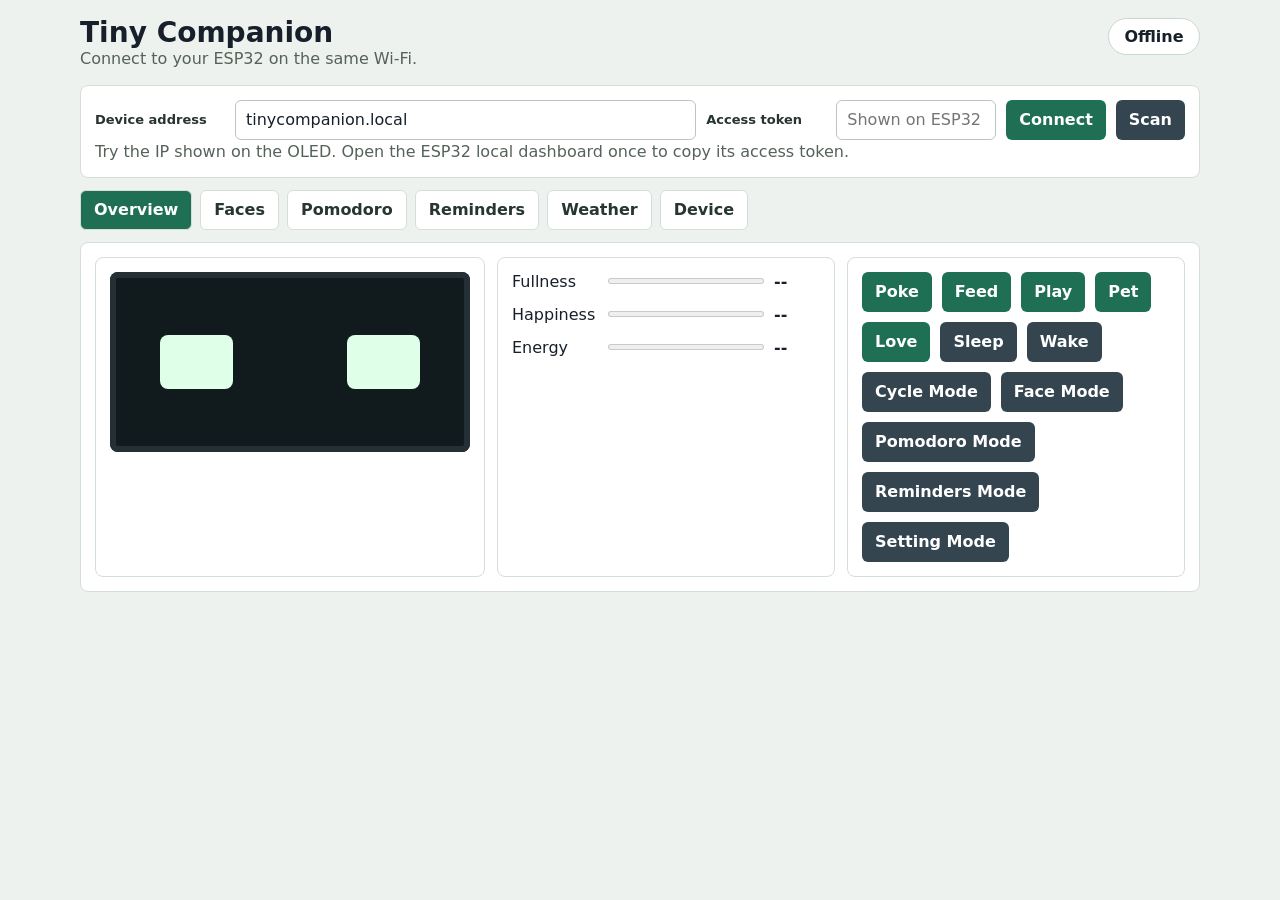
<file: index.html>
<!doctype html>
<html lang="en">
  <head>
    <meta charset="utf-8">
    <meta name="viewport" content="width=device-width, initial-scale=1">
    <meta http-equiv="refresh" content="0; url=web_dashboard/">
    <title>Tiny Companion Dashboard</title>
    <script>
      window.location.replace("web_dashboard/");
    </script>
  </head>
  <body>
    <p><a href="web_dashboard/">Open Tiny Companion Dashboard</a></p>
  </body>
</html>
</file>
<file: web_dashboard/styles.css>
:root {
  color: #17202a;
  background: #eef2ef;
  font-family: Inter, ui-sans-serif, system-ui, -apple-system, BlinkMacSystemFont, "Segoe UI", sans-serif;
}

* {
  box-sizing: border-box;
}

body {
  margin: 0;
  min-height: 100vh;
  padding: 18px;
}

.shell {
  width: min(1120px, 100%);
  margin: 0 auto;
}

.topbar {
  display: flex;
  justify-content: space-between;
  gap: 16px;
  align-items: flex-start;
  margin-bottom: 14px;
}

h1,
h2,
p {
  margin: 0;
}

h1 {
  font-size: 28px;
  line-height: 1.05;
}

h2 {
  font-size: 17px;
  margin-bottom: 10px;
}

p,
.hint {
  color: #556259;
  line-height: 1.45;
}

.status-chip {
  min-width: 92px;
  text-align: center;
  border: 1px solid #c9d7ce;
  border-radius: 999px;
  padding: 8px 12px;
  font-weight: 800;
  background: #fff;
}

.status-chip.online {
  background: #e1f3e8;
  color: #14543d;
  border-color: #9ed1b5;
}

.connect-panel,
.tab-panel,
.face-stage,
.metrics,
.quick-actions,
form,
pre {
  border: 1px solid #d6ded8;
  border-radius: 8px;
  background: #fff;
}

.connect-panel {
  padding: 14px;
  margin-bottom: 12px;
}

.input-row {
  display: grid;
  grid-template-columns: 130px minmax(0, 1fr) 120px minmax(100px, 160px) auto auto;
  gap: 10px;
  align-items: center;
}

label {
  color: #26352d;
  font-size: 13px;
  font-weight: 800;
}

input,
select {
  width: 100%;
  min-height: 40px;
  border: 1px solid #bbc5be;
  border-radius: 6px;
  padding: 9px 10px;
  font: inherit;
  color: #17202a;
  background: #fff;
}

button {
  min-height: 40px;
  border: 0;
  border-radius: 6px;
  padding: 0 13px;
  background: #1f6f55;
  color: #fff;
  font: inherit;
  font-weight: 800;
  cursor: pointer;
}

button.secondary {
  background: #34454f;
}

button:disabled {
  opacity: 0.55;
  cursor: not-allowed;
}

.tabs {
  display: flex;
  gap: 8px;
  flex-wrap: wrap;
  margin-bottom: 12px;
}

.tab {
  background: #fff;
  color: #27362e;
  border: 1px solid #d6ded8;
}

.tab.active {
  background: #1f6f55;
  color: #fff;
}

.tab-panel {
  display: none;
  padding: 14px;
}

.tab-panel.active {
  display: block;
}

.overview-grid,
.split {
  display: grid;
  grid-template-columns: 1.1fr 1fr 1fr;
  gap: 12px;
  align-items: stretch;
}

.split {
  grid-template-columns: 1fr 1.5fr;
}

.face-stage,
.metrics,
.quick-actions {
  padding: 14px;
}

.oled {
  aspect-ratio: 2 / 1;
  min-height: 180px;
  border-radius: 8px;
  background: #111b1e;
  color: #e8fff1;
  display: grid;
  grid-template-rows: 1fr;
  align-items: center;
  justify-items: center;
  box-shadow: inset 0 0 0 6px #243034;
}

.face-art {
  width: min(72%, 260px);
  display: flex;
  justify-content: space-between;
  align-items: center;
  animation: face-bob 1.8s ease-in-out infinite;
}

.face-art span {
  width: 28%;
  aspect-ratio: 1.35 / 1;
  border-radius: 8px;
  background: #dfffe9;
  display: block;
  animation: face-blink 5s ease-in-out infinite;
}

.face-art.face-love span,
.face-art.face-greeting span {
  border-radius: 50% 50% 45% 45%;
}

.face-art.face-cheerful {
  position: relative;
  width: min(92%, 330px);
  min-height: 140px;
  align-items: flex-start;
  padding: 24px 38px 0;
  border-radius: 20px;
  background: #10191c;
}

.face-art.face-cheerful span {
  width: 24%;
  aspect-ratio: 0.72 / 1;
  border-radius: 13px;
  box-shadow: none;
}

.face-art.face-cheerful::before {
  content: "";
  position: absolute;
  left: 50%;
  bottom: 42px;
  width: 28px;
  height: 8px;
  border-radius: 999px;
  background: #dfffe9;
  transform: translateX(-50%);
}


@keyframes face-bob {
  0%, 100% { transform: translateY(0); }
  50% { transform: translateY(4px); }
}

@keyframes face-blink {
  0%, 94%, 100% { transform: scaleY(1); }
  96% { transform: scaleY(0.15); }
}

.metric {
  display: grid;
  grid-template-columns: 86px minmax(0, 1fr) 46px;
  gap: 10px;
  align-items: center;
  margin-bottom: 14px;
}

meter {
  width: 100%;
  height: 12px;
}

.quick-actions,
.button-row {
  display: flex;
  flex-wrap: wrap;
  gap: 10px;
}

.face-grid {
  display: grid;
  grid-template-columns: repeat(auto-fit, minmax(150px, 1fr));
  gap: 10px;
}

.face-grid button {
  width: 100%;
  min-height: 54px;
  color: #17202a;
  background: #f7faf8;
  border: 1px solid #d6ded8;
}

.timer {
  font-size: 56px;
  font-weight: 900;
  line-height: 1;
  margin: 18px 0;
}

.settings-grid {
  display: grid;
  grid-template-columns: repeat(auto-fit, minmax(190px, 1fr));
  gap: 12px;
  padding: 14px;
}

.settings-grid button {
  align-self: end;
}

.check {
  display: flex;
  gap: 8px;
  align-items: center;
  min-height: 40px;
}

.check input {
  width: auto;
  min-height: 0;
}

pre {
  margin: 12px 0 0;
  padding: 12px;
  max-height: 280px;
  overflow: auto;
  white-space: pre-wrap;
}

@media (max-width: 760px) {
  body {
    padding: 12px;
  }

  .topbar,
  .input-row,
  .overview-grid,
  .split {
    grid-template-columns: 1fr;
    display: grid;
  }

  .timer {
    font-size: 44px;
  }
}
</file>
